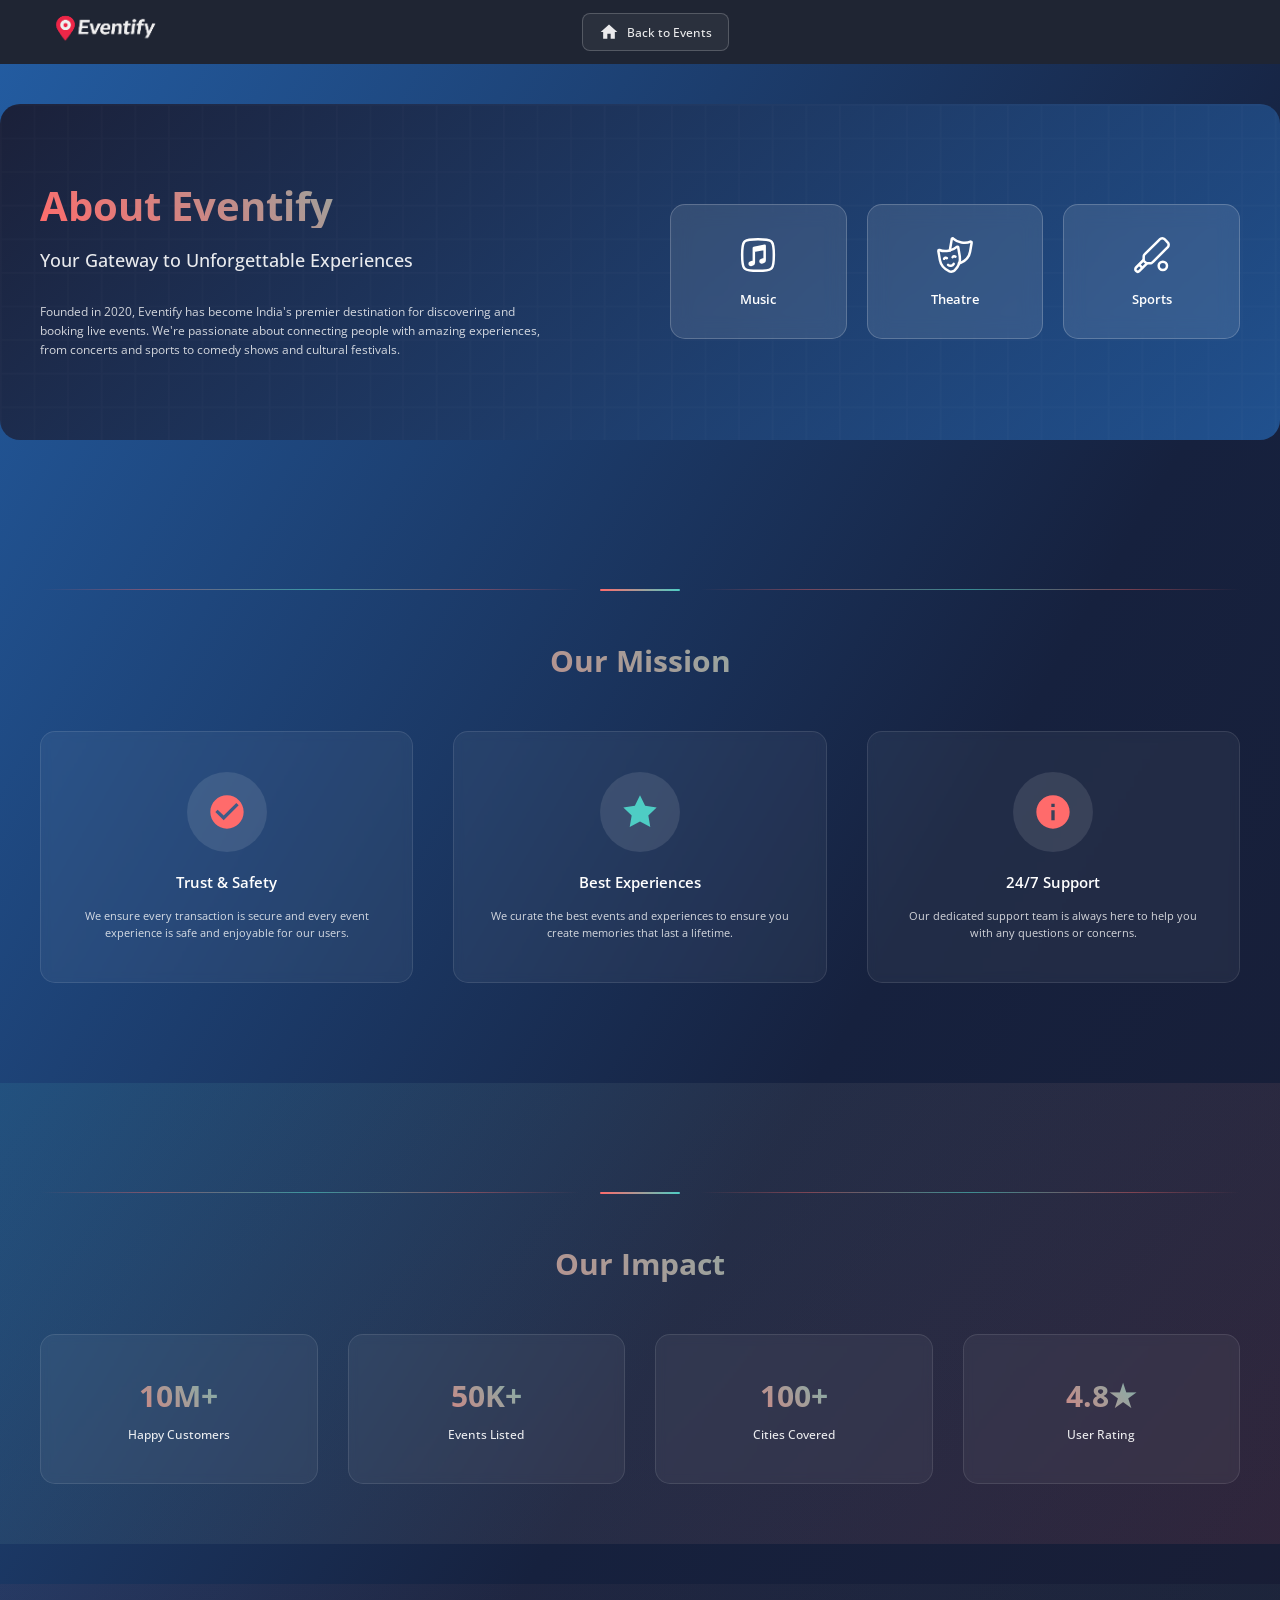
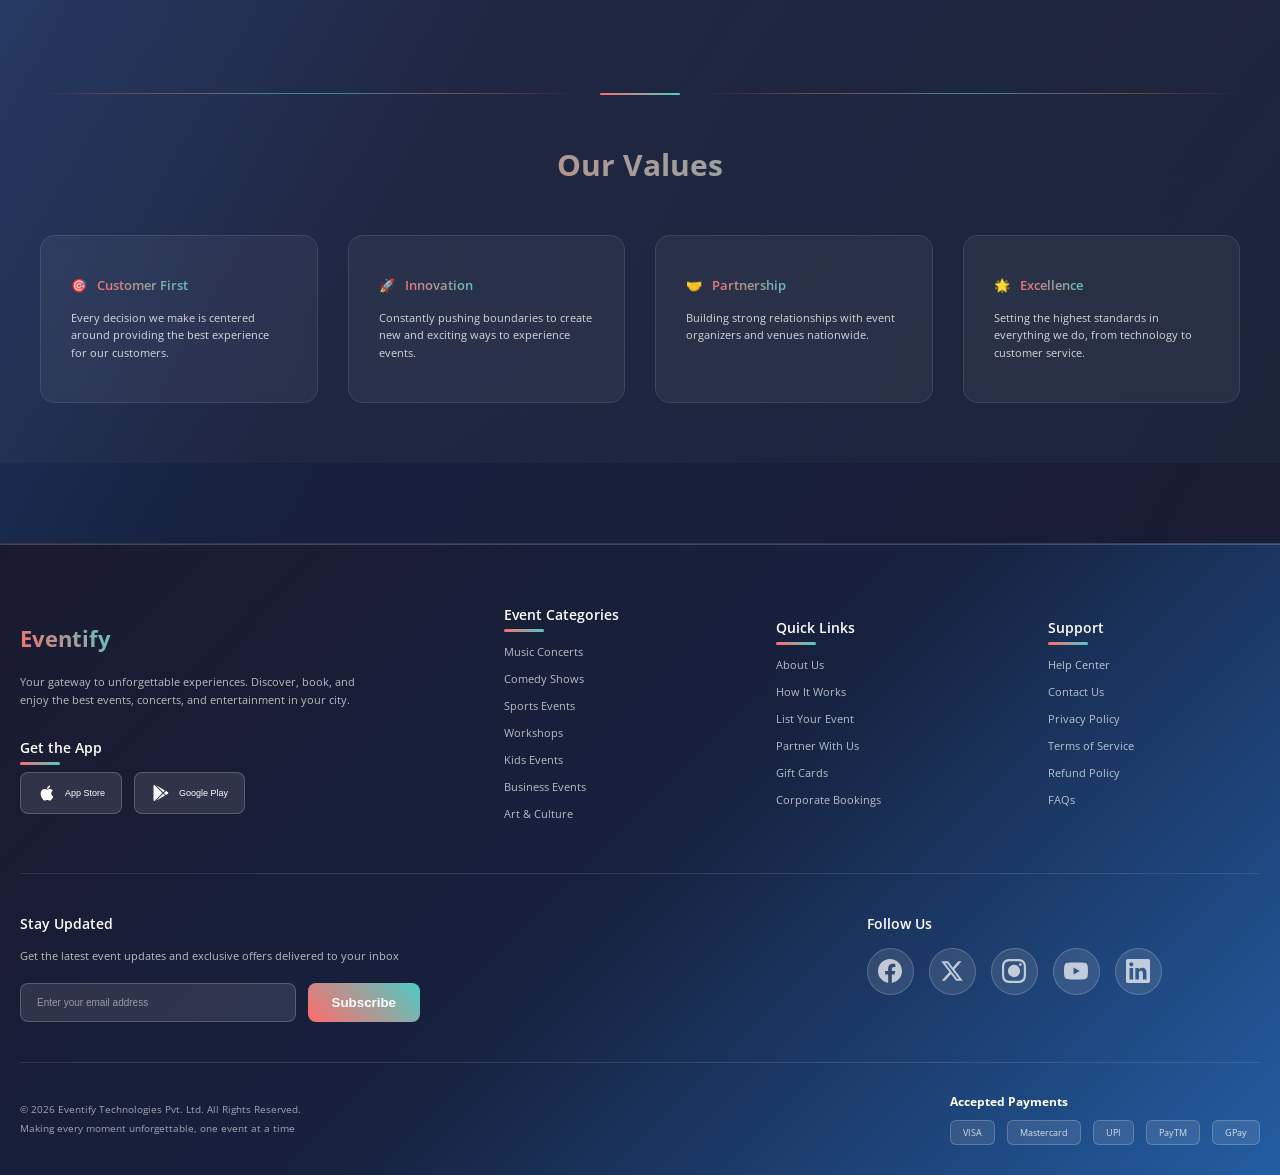
<file: about.html>
<!DOCTYPE html>
<html lang="en">

<head>
    <meta charset="UTF-8">
    <meta name="viewport" content="width=device-width, initial-scale=1.0">
    <title>About Eventify - Your Gateway to Unforgettable Experiences</title>
    <meta name="description"
        content="Learn about Eventify - India's premier event and concert booking platform. Discover our story, mission, and how we're revolutionizing the entertainment industry.">
    <link rel="stylesheet" href="CSS/style.css">
    <link rel="stylesheet" href="CSS/about.css">
    <link rel="stylesheet" href="CSS/effects.css">
    <link rel="stylesheet" href="CSS/responsive.css">
    <link rel="stylesheet" href="CSS/utility.css">
    <link rel="shortcut icon" href="Resource/img/favicon.ico" type="image/x-icon">
</head>
<style>
    .card-icon img {
        filter: invert(1);
    }
</style>

<body>
    <!-- START OF HEADER -->
    <header>
        <div class="navbar">
            <div class="navLeft">
                <div class="logo">
                    <img src="Resource/img/logo.png" alt="Eventify Logo" width="250">
                </div>
                <div class="nav-simple">
                    <a href="index.html" style="color: whtie; text-decoration: none;">
                        <svg width="20" height="20" viewBox="0 0 24 24" fill="currentColor" style="margin-right: 8px;">
                            <path d="M10 20v-6h4v6h5v-8h3L12 3 2 12h3v8z" />
                        </svg>
                        Back to Events
                    </a>
                </div>
            </div>
        </div>
    </header>
    <!-- END OF HEADER -->

    <!-- START OF MAIN -->
    <main>
        <!-- Hero Section -->
        <section class="about-hero">
            <div class="hero-content">
                <h1 class="hero-title">About Eventify</h1>
                <p class="hero-subtitle">Your Gateway to Unforgettable Experiences</p>
                <div class="hero-description">
                    <p>Founded in 2020, Eventify has become India's premier destination for discovering and booking live
                        events. We're passionate about connecting people with amazing experiences, from concerts and
                        sports to comedy shows and cultural festivals.</p>
                </div>
            </div>
            <div class="hero-visual">
                <div class="floating-card card-1">
                    <div class="card-icon"><img src="Resource/svg/music.svg" alt="image"></div>
                    <h3>Music</h3>
                </div>
                <div class="floating-card card-2">
                    <div class="card-icon"><img src="Resource/svg/theatre.svg" alt="image"></div>
                    <h3>Theatre</h3>
                </div>
                <div class="floating-card card-3">
                    <div class="card-icon"><img src="Resource/svg/sports.svg" alt="image"></div>
                    <h3>Sports</h3>
                </div>
            </div>
        </section>

        <!-- Mission Section -->
        <section class="mission-section">
            <div class="themed-divider">
                <div class="divider-line"></div>
                <div class="divider-glow"></div>
                <div class="divider-line"></div>
            </div>

            <div class="mission-content">
                <h2 class="section-title">Our Mission</h2>
                <div class="mission-grid">
                    <div class="mission-card">
                        <div class="mission-icon">
                            <svg width="40" height="40" viewBox="0 0 24 24" fill="#ff6b6b">
                                <path
                                    d="M12 2C6.48 2 2 6.48 2 12s4.48 10 10 10 10-4.48 10-10S17.52 2 12 2zm-2 15l-5-5 1.41-1.41L10 14.17l7.59-7.59L19 8l-9 9z" />
                            </svg>
                        </div>
                        <h3>Trust & Safety</h3>
                        <p>We ensure every transaction is secure and every event experience is safe and enjoyable for
                            our users.</p>
                    </div>
                    <div class="mission-card">
                        <div class="mission-icon">
                            <svg width="40" height="40" viewBox="0 0 24 24" fill="#4ecdc4">
                                <path
                                    d="M12 2l3.09 6.26L22 9.27l-5 4.87 1.18 6.88L12 17.77l-6.18 3.25L7 14.14 2 9.27l6.91-1.01L12 2z" />
                            </svg>
                        </div>
                        <h3>Best Experiences</h3>
                        <p>We curate the best events and experiences to ensure you create memories that last a lifetime.
                        </p>
                    </div>
                    <div class="mission-card">
                        <div class="mission-icon">
                            <svg width="40" height="40" viewBox="0 0 24 24" fill="#ff6b6b">
                                <path
                                    d="M12 2C6.48 2 2 6.48 2 12s4.48 10 10 10 10-4.48 10-10S17.52 2 12 2zm1 15h-2v-6h2v6zm0-8h-2V7h2v2z" />
                            </svg>
                        </div>
                        <h3>24/7 Support</h3>
                        <p>Our dedicated support team is always here to help you with any questions or concerns.</p>
                    </div>
                </div>
            </div>
        </section>

        <!-- Stats Section -->
        <section class="stats-section">
            <div class="themed-divider">
                <div class="divider-line"></div>
                <div class="divider-glow"></div>
                <div class="divider-line"></div>
            </div>

            <h2 class="section-title">Our Impact</h2>
            <div class="stats-grid">
                <div class="stat-card">
                    <div class="stat-number">10M+</div>
                    <div class="stat-label">Happy Customers</div>
                </div>
                <div class="stat-card">
                    <div class="stat-number">50K+</div>
                    <div class="stat-label">Events Listed</div>
                </div>
                <div class="stat-card">
                    <div class="stat-number">100+</div>
                    <div class="stat-label">Cities Covered</div>
                </div>
                <div class="stat-card">
                    <div class="stat-number">4.8★</div>
                    <div class="stat-label">User Rating</div>
                </div>
            </div>
        </section>

        <!-- Values Section -->
        <section class="values-section">
            <div class="themed-divider">
                <div class="divider-line"></div>
                <div class="divider-glow"></div>
                <div class="divider-line"></div>
            </div>

            <h2 class="section-title">Our Values</h2>
            <div class="values-grid">
                <div class="value-item">
                    <h3>🎯 <span>Customer First</span></h3>
                    <p>Every decision we make is centered around providing the best experience for our customers.</p>
                </div>
                <div class="value-item">
                    <h3>🚀 <span>Innovation</span></h3>
                    <p>Constantly pushing boundaries to create new and exciting ways to experience events.</p>
                </div>
                <div class="value-item">
                    <h3>🤝 <span>Partnership</span></h3>
                    <p>Building strong relationships with event organizers and venues nationwide.</p>
                </div>
                <div class="value-item">
                    <h3>🌟 <span>Excellence</span></h3>
                    <p>Setting the highest standards in everything we do, from technology to customer service.</p>
                </div>
            </div>
        </section>
    </main>
    <!-- END OF MAIN -->

    <!-- Footer -->
    <footer>
        <hr style="opacity: .2;">
        <div class="footer-container">
            <!-- Main Footer Content -->
            <div class="footer-main">
                <!-- Company Info -->
                <div class="footer-section company-info">
                    <div class="footer-logo">
                        <h3>Eventify</h3>
                    </div>
                    <p>Your gateway to unforgettable experiences. Discover, book, and enjoy the best events, concerts,
                        and entertainment in your city.</p>
                    <div class="app-download">
                        <h4>Get the App</h4>
                        <div class="app-buttons">
                            <button class="app-btn">
                                <svg width="20" height="20" viewBox="0 0 24 24" fill="currentColor">
                                    <path
                                        d="M17.05 20.28c-.98.95-2.05.8-3.08.35-1.09-.46-2.09-.48-3.24 0-1.44.62-2.2.44-3.06-.35C2.79 15.25 3.51 7.59 9.05 7.31c1.35.07 2.29.74 3.08.8 1.18-.24 2.31-.93 3.57-.84 1.51.12 2.65.72 3.4 1.8-3.12 1.87-2.38 5.98.48 7.13-.57 1.5-1.31 2.99-2.54 4.09l.01-.01zM12.03 7.25c-.15-2.23 1.66-4.07 3.74-4.25.29 2.58-2.34 4.5-3.74 4.25z" />
                                </svg>
                                App Store
                            </button>
                            <button class="app-btn">
                                <svg width="20" height="20" viewBox="0 0 24 24" fill="currentColor">
                                    <path
                                        d="M3,20.5V3.5C3,2.91 3.34,2.39 3.84,2.15L13.69,12L3.84,21.85C3.34,21.61 3,21.09 3,20.5M16.81,15.12L6.05,21.34L14.54,12.85L16.81,15.12M20.16,10.81C20.5,11.08 20.75,11.5 20.75,12C20.75,12.5 20.53,12.9 20.18,13.18L17.89,14.5L15.39,12L17.89,9.5L20.16,10.81M6.05,2.66L16.81,8.88L14.54,11.15L6.05,2.66Z" />
                                </svg>
                                Google Play
                            </button>
                        </div>
                    </div>
                </div>

                <!-- Event Categories -->
                <div class="footer-section">
                    <h4>Event Categories</h4>
                    <ul>
                        <li><a href="#">Music Concerts</a></li>
                        <li><a href="#">Comedy Shows</a></li>
                        <li><a href="#">Sports Events</a></li>
                        <li><a href="#">Workshops</a></li>
                        <li><a href="#">Kids Events</a></li>
                        <li><a href="#">Business Events</a></li>
                        <li><a href="#">Art & Culture</a></li>
                    </ul>
                </div>

                <!-- Quick Links -->
                <div class="footer-section">
                    <h4>Quick Links</h4>
                    <ul>
                        <li><a href="#">About Us</a></li>
                        <li><a href="#">How It Works</a></li>
                        <li><a href="#">List Your Event</a></li>
                        <li><a href="#">Partner With Us</a></li>
                        <li><a href="#">Gift Cards</a></li>
                        <li><a href="#">Corporate Bookings</a></li>
                    </ul>
                </div>

                <!-- Support -->
                <div class="footer-section">
                    <h4>Support</h4>
                    <ul>
                        <li><a href="#">Help Center</a></li>
                        <li><a href="support.html">Contact Us</a></li>
                        <li><a href="#">Privacy Policy</a></li>
                        <li><a href="#">Terms of Service</a></li>
                        <li><a href="#">Refund Policy</a></li>
                        <li><a href="#">FAQs</a></li>
                    </ul>
                </div>
            </div>

            <!-- Newsletter & Social -->
            <div class="footer-subscribe">
                <div class="newsletter">
                    <h4>Stay Updated</h4>
                    <p>Get the latest event updates and exclusive offers delivered to your inbox</p>
                    <div class="subscribe-form">
                        <input type="email" placeholder="Enter your email address">
                        <button type="button" class="subscribe-btn">Subscribe</button>
                    </div>
                </div>

                <div class="social-section">
                    <h4>Follow Us</h4>
                    <div class="social-icons">
                        <a href="https://www.facebook.com" class="social-icon facebook">
                            <svg width="24" height="24" viewBox="0 0 24 24" fill="currentColor">
                                <path
                                    d="M24 12.073c0-6.627-5.373-12-12-12s-12 5.373-12 12c0 5.99 4.388 10.954 10.125 11.854v-8.385H7.078v-3.47h3.047V9.43c0-3.007 1.792-4.669 4.533-4.669 1.312 0 2.686.235 2.686.235v2.953H15.83c-1.491 0-1.956.925-1.956 1.874v2.25h3.328l-.532 3.47h-2.796v8.385C19.612 23.027 24 18.062 24 12.073z" />
                            </svg>
                        </a>
                        <a href="https://www.x.com" class="social-icon twitter">
                            <svg width="24" height="24" viewBox="0 0 24 24" fill="currentColor">
                                <path
                                    d="M18.244 2.25h3.308l-7.227 8.26 8.502 11.24H16.17l-5.214-6.817L4.99 21.75H1.68l7.73-8.835L1.254 2.25H8.08l4.713 6.231zm-1.161 17.52h1.833L7.084 4.126H5.117z" />
                            </svg>
                        </a>
                        <a href="https://www.instagram.com" class="social-icon instagram">
                            <svg width="24" height="24" viewBox="0 0 24 24" fill="currentColor">
                                <path
                                    d="M12 2.163c3.204 0 3.584.012 4.85.07 3.252.148 4.771 1.691 4.919 4.919.058 1.265.069 1.645.069 4.849 0 3.205-.012 3.584-.069 4.849-.149 3.225-1.664 4.771-4.919 4.919-1.266.058-1.644.07-4.85.07-3.204 0-3.584-.012-4.849-.07-3.26-.149-4.771-1.699-4.919-4.92-.058-1.265-.07-1.644-.07-4.849 0-3.204.013-3.583.07-4.849.149-3.227 1.664-4.771 4.919-4.919 1.266-.057 1.645-.069 4.849-.069zm0-2.163c-3.259 0-3.667.014-4.947.072-4.358.2-6.78 2.618-6.98 6.98-.059 1.281-.073 1.689-.073 4.948 0 3.259.014 3.668.072 4.948.2 4.358 2.618 6.78 6.98 6.98 1.281.058 1.689.072 4.948.072 3.259 0 3.668-.014 4.948-.072 4.354-.2 6.782-2.618 6.979-6.98.059-1.28.073-1.689.073-4.948 0-3.259-.014-3.667-.072-4.947-.196-4.354-2.617-6.78-6.979-6.98-1.281-.059-1.69-.073-4.949-.073zM5.838 12a6.162 6.162 0 1112.324 0 6.162 6.162 0 01-12.324 0zM12 16a4 4 0 110-8 4 4 0 010 8zm4.965-10.405a1.44 1.44 0 112.881.001 1.44 1.44 0 01-2.881-.001z" />
                            </svg>
                        </a>
                        <a href="https://www.youtube.com" class="social-icon youtube">
                            <svg width="24" height="24" viewBox="0 0 24 24" fill="currentColor">
                                <path
                                    d="M23.498 6.186a3.016 3.016 0 0 0-2.122-2.136C19.505 3.545 12 3.545 12 3.545s-7.505 0-9.377.505A3.017 3.017 0 0 0 .502 6.186C0 8.07 0 12 0 12s0 3.93.502 5.814a3.016 3.016 0 0 0 2.122 2.136c1.871.505 9.376.505 9.376.505s7.505 0 9.377-.505a3.015 3.015 0 0 0 2.122-2.136C24 15.93 24 12 24 12s0-3.93-.502-5.814zM9.545 15.568V8.432L15.818 12l-6.273 3.568z" />
                            </svg>
                        </a>
                        <a href="https://www.linkedin.com" class="social-icon linkedin">
                            <svg width="24" height="24" viewBox="0 0 24 24" fill="currentColor">
                                <path
                                    d="M20.447 20.452h-3.554v-5.569c0-1.328-.027-3.037-1.852-3.037-1.853 0-2.136 1.445-2.136 2.939v5.667H9.351V9h3.414v1.561h.046c.477-.9 1.637-1.85 3.37-1.85 3.601 0 4.267 2.37 4.267 5.455v6.286zM5.337 7.433c-1.144 0-2.063-.926-2.063-2.065 0-1.138.92-2.063 2.063-2.063 1.14 0 2.064.925 2.064 2.063 0 1.139-.925 2.065-2.064 2.065zm1.782 13.019H3.555V9h3.564v11.452zM22.225 0H1.771C.792 0 0 .774 0 1.729v20.542C0 23.227.792 24 1.771 24h20.451C23.2 24 24 23.227 24 22.271V1.729C24 .774 23.2 0 22.222 0h.003z" />
                            </svg>
                        </a>
                    </div>
                </div>
            </div>

            <!-- Footer Bottom -->
            <div class="footer-bottom">
                <div class="footer-bottom-content">
                    <div class="copyright">
                        <p>&copy; 2026 Eventify Technologies Pvt. Ltd. All Rights Reserved.</p>
                        <p>Making every moment unforgettable, one event at a time</p>
                    </div>
                    <div class="payment-methods">
                        <h4>Accepted Payments</h4>
                        <div class="payment-icons">
                            <span class="payment">VISA</span>
                            <span class="payment">Mastercard</span>
                            <span class="payment">UPI</span>
                            <span class="payment">PayTM</span>
                            <span class="payment">GPay</span>
                        </div>
                    </div>
                </div>
            </div>
        </div>
    </footer>

    <!-- Scripts -->
    <script src="JavaScript/script.js"></script>
</body>

</html>
</file>
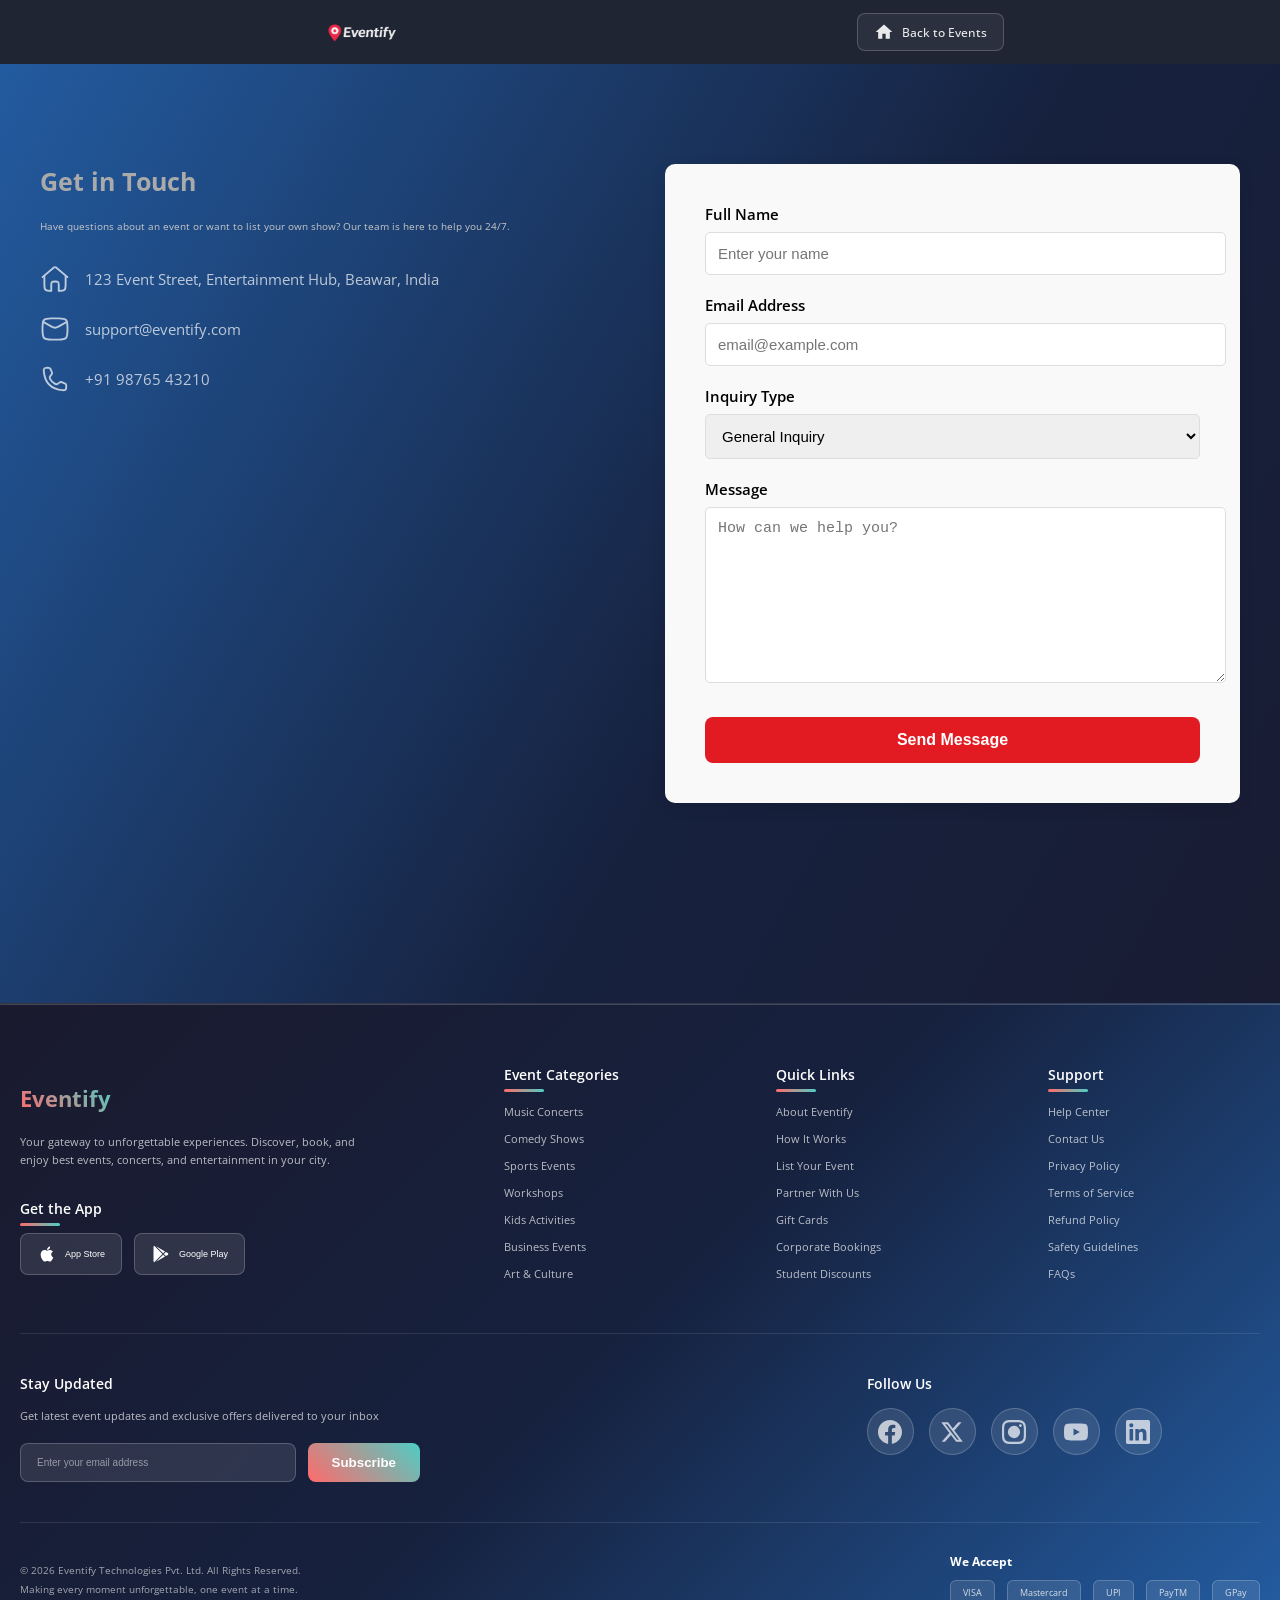
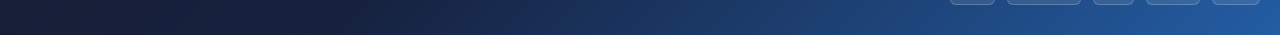
<file: support.html>
<!DOCTYPE html>
<html lang="en">

<head>
    <meta charset="UTF-8">
    <meta name="viewport" content="width=device-width, initial-scale=1.0">
    <title>Support – Eventify</title>
    <link rel="stylesheet" href="CSS/style.css">
    <link rel="stylesheet" href="CSS/support.css">
    <link rel="stylesheet" href="CSS/effects.css">
    <link rel="stylesheet" href="CSS/responsive.css">
    <link rel="stylesheet" href="CSS/about.css">
    <link rel="shortcut icon" href="Resource/img/favicon.ico" type="image/x-icon">
    <!-- Specific CSS for Support Page -->
</head>

<body>
    <header>
        <nav class="navbar" id="nav">
            <a href="index.html"><img src="Resource/img/logo.png" alt="logo" width="170"></a>
            <div class="nav-simple">
                <a href="index.html" style="color: whtie; text-decoration: none;">
                    <svg width="20" height="20" viewBox="0 0 24 24" fill="currentColor" style="margin-right: 8px;">
                        <path d="M10 20v-6h4v6h5v-8h3L12 3 2 12h3v8z" />
                    </svg>
                    Back to Events
                </a>
            </div>
        </nav>

    </header>

    <main>
        <div class="support-container">
            <!-- Left Side: Support Information -->
            <div class="support-info">
                <h2>Get in Touch</h2>
                <p>Have questions about an event or want to list your own show? Our team is here to help you 24/7.</p>

                <div class="info-details">
                    <div class="info-item">
                        <img src="Resource/svg/home.svg" alt="icon">
                        <span>123 Event Street, Entertainment Hub, Beawar, India</span>
                    </div>
                    <div class="info-item">
                        <img src="Resource/svg/email.svg" icon">
                        <span>support@eventify.com</span>
                    </div>
                    <div class="info-item">
                        <img src="Resource/svg/call.svg" alt="icon">
                        <span>+91 98765 43210</span>
                    </div>
                </div>
            </div>

            <!-- Right Side: Support Form -->
            <div class="support-form">
                <form id="supportForm">
                    <div class="form-group">
                        <label>Full Name</label>
                        <input type="text" class="form-input" placeholder="Enter your name" required>
                    </div>
                    <div class="form-group">
                        <label>Email Address</label>
                        <input type="email" class="form-input" placeholder="email@example.com" required>
                    </div>
                    <div class="form-group">
                        <label>Inquiry Type</label>
                        <select class="form-input">
                            <option>General Inquiry</option>
                            <option>List My Show</option>
                            <option>Ticket Support</option>
                            <option>Partnership</option>
                        </select>
                    </div>
                    <div class="form-group">
                        <label>Message</label>
                        <textarea class="form-input" placeholder="How can we help you?"></textarea>
                    </div>
                    <button type="submit" class="primary-btn" style="width: 100%;">Send Message</button>
                </form>
            </div>
        </div>
    </main>

    <footer>
        <hr style="opacity: .2;">
        <div class="footer-container">
            <!-- Main Footer Content -->
            <div class="footer-main">
                <!-- Company Info -->
                <div class="footer-section company-info">
                    <div class="footer-logo">
                        <h3>Eventify</h3>
                    </div>
                    <p>Your gateway to unforgettable experiences. Discover, book, and enjoy best events, concerts,
                        and entertainment in your city.</p>
                    <div class="app-download">
                        <h4>Get the App</h4>
                        <div class="app-buttons">
                            <button class="app-btn">
                                <svg width="20" height="20" viewBox="0 0 24 24" fill="currentColor">
                                    <path
                                        d="M17.05 20.28c-.98.95-2.05.8-3.08.35-1.09-.46-2.09-.48-3.24 0-1.44.62-2.2.44-3.06-.35C2.79 15.25 3.51 7.59 9.05 7.31c1.35.07 2.29.74 3.08.8 1.18-.24 2.31-.93 3.57-.84 1.51.12 2.65.72 3.4 1.8-3.12 1.87-2.38 5.98.48 7.13-.57 1.5-1.31 2.99-2.54 4.09l.01-.01zM12.03 7.25c-.15-2.23 1.66-4.07 3.74-4.25.29 2.58-2.34 4.5-3.74 4.25z" />
                                </svg>
                                App Store
                            </button>
                            <button class="app-btn">
                                <svg width="20" height="20" viewBox="0 0 24 24" fill="currentColor">
                                    <path
                                        d="M3,20.5V3.5C3,2.91 3.34,2.39 3.84,2.15L13.69,12L3.84,21.85C3.34,21.61 3,21.09 3,20.5M16.81,15.12L6.05,21.34L14.54,12.85L16.81,15.12M20.16,10.81C20.5,11.08 20.75,11.5 20.75,12C20.75,12.5 20.53,12.9 20.18,13.18L17.89,14.5L15.39,12L17.89,9.5L20.16,10.81M6.05,2.66L16.81,8.88L14.54,11.15L6.05,2.66Z" />
                                </svg>
                                Google Play
                            </button>
                        </div>
                    </div>
                </div>

                <!-- Event Categories -->
                <div class="footer-section">
                    <h4>Event Categories</h4>
                    <ul>
                        <li><a href="#">Music Concerts</a></li>
                        <li><a href="#">Comedy Shows</a></li>
                        <li><a href="#">Sports Events</a></li>
                        <li><a href="#">Workshops</a></li>
                        <li><a href="#">Kids Activities</a></li>
                        <li><a href="#">Business Events</a></li>
                        <li><a href="#">Art & Culture</a></li>
                    </ul>
                </div>

                <!-- Quick Links -->
                <div class="footer-section">
                    <h4>Quick Links</h4>
                    <ul>
                        <li><a href="#">About Eventify</a></li>
                        <li><a href="#">How It Works</a></li>
                        <li><a href="#">List Your Event</a></li>
                        <li><a href="#">Partner With Us</a></li>
                        <li><a href="#">Gift Cards</a></li>
                        <li><a href="#">Corporate Bookings</a></li>
                        <li><a href="#">Student Discounts</a></li>
                    </ul>
                </div>

                <!-- Support -->
                <div class="footer-section">
                    <h4>Support</h4>
                    <ul>
                        <li><a href="#">Help Center</a></li>
                        <li><a href="#">Contact Us</a></li>
                        <li><a href="#">Privacy Policy</a></li>
                        <li><a href="#">Terms of Service</a></li>
                        <li><a href="#">Refund Policy</a></li>
                        <li><a href="#">Safety Guidelines</a></li>
                        <li><a href="#">FAQs</a></li>
                    </ul>
                </div>
            </div>

            <!-- Newsletter & Social -->
            <div class="footer-subscribe">
                <div class="newsletter">
                    <h4>Stay Updated</h4>
                    <p>Get latest event updates and exclusive offers delivered to your inbox</p>
                    <div class="subscribe-form">
                        <input type="email" placeholder="Enter your email address">
                        <button type="button" class="subscribe-btn">Subscribe</button>
                    </div>
                </div>

                <div class="social-section">
                    <h4>Follow Us</h4>
                    <div class="social-icons">
                        <a href="https://www.facebook.com" class="social-icon facebook">
                            <svg width="24" height="24" viewBox="0 0 24 24" fill="currentColor">
                                <path
                                    d="M24 12.073c0-6.627-5.373-12-12-12s-12 5.373-12 12c0 5.99 4.388 10.954 10.125 11.854v-8.385H7.078v-3.47h3.047V9.43c0-3.007 1.792-4.669 4.533-4.669 1.312 0 2.686.235 2.686.235v2.953H15.83c-1.491 0-1.956.925-1.956 1.874v2.25h3.328l-.532 3.47h-2.796v8.385C19.612 23.027 24 18.062 24 12.073z" />
                            </svg>
                        </a>
                        <a href="https://www.x.com" class="social-icon twitter">
                            <svg width="24" height="24" viewBox="0 0 24 24" fill="currentColor">
                                <path
                                    d="M18.244 2.25h3.308l-7.227 8.26 8.502 11.24H16.17l-5.214-6.817L4.99 21.75H1.68l7.73-8.835L1.254 2.25H8.08l4.713 6.231zm-1.161 17.52h1.833L7.084 4.126H5.117z" />
                            </svg>
                        </a>
                        <a href="https://www.instagram.com" class="social-icon instagram">
                            <svg width="24" height="24" viewBox="0 0 24 24" fill="currentColor">
                                <path
                                    d="M12 2.163c3.204 0 3.584.012 4.85.07 3.252.148 4.771 1.691 4.919 4.919.058 1.265.069 1.645.069 4.849 0 3.205-.012 3.584-.069 4.849-.149 3.225-1.664 4.771-4.919 4.919-1.266.058-1.644.07-4.85.07-3.204 0-3.584-.012-4.849-.07-3.26-.149-4.771-1.699-4.919-4.92-.058-1.265-.07-1.644-.07-4.849 0-3.204.013-3.583.07-4.849.149-3.227 1.664-4.771 4.919-4.919 1.266-.057 1.645-.069 4.849-.069zm0-2.163c-3.259 0-3.667.014-4.947.072-4.358.2-6.78 2.618-6.98 6.98-.059 1.281-.073 1.689-.073 4.948 0 3.259.014 3.668.072 4.948.2 4.358 2.618 6.78 6.98 6.98 1.281.058 1.689.072 4.948.072 3.259 0 3.668-.014 4.948-.072 4.354-.2 6.782-2.618 6.979-6.98.059-1.28.073-1.689.073-4.948 0-3.259-.014-3.667-.072-4.947-.196-4.354-2.617-6.78-6.979-6.98-1.281-.059-1.69-.073-4.949-.073zM5.838 12a6.162 6.162 0 1112.324 0 6.162 6.162 0 01-12.324 0zM12 16a4 4 0 110-8 4 4 0 010 8zm4.965-10.405a1.44 1.44 0 112.881.001 1.44 1.44 0 01-2.881-.001z" />
                            </svg>
                        </a>
                        <a href="https://www.youtube.com" class="social-icon youtube">
                            <svg width="24" height="24" viewBox="0 0 24 24" fill="currentColor">
                                <path
                                    d="M23.498 6.186a3.016 3.016 0 0 0-2.122-2.136C19.505 3.545 12 3.545 12 3.545s-7.505 0-9.377.505A3.017 3.017 0 0 0 .502 6.186C0 8.07 0 12 0 12s0 3.93.502 5.814a3.016 3.016 0 0 0 2.122 2.136c1.871.505 9.376.505 9.376.505s7.505 0 9.377-.505a3.015 3.015 0 0 0 2.122-2.136C24 15.93 24 12 24 12s0-3.93-.502-5.814zM9.545 15.568V8.432L15.818 12l-6.273 3.568z" />
                            </svg>
                        </a>
                        <a href="https://www.linkedin.com" class="social-icon linkedin">
                            <svg width="24" height="24" viewBox="0 0 24 24" fill="currentColor">
                                <path
                                    d="M20.447 20.452h-3.554v-5.569c0-1.328-.027-3.037-1.852-3.037-1.853 0-2.136 1.445-2.136 2.939v5.667H9.351V9h3.414v1.561h.046c.477-.9 1.637-1.85 3.37-1.85 3.601 0 4.267 2.37 4.267 5.455v6.286zM5.337 7.433c-1.144 0-2.063-.926-2.063-2.065 0-1.138.92-2.063 2.063-2.063 1.14 0 2.064.925 2.064 2.063 0 1.139-.925 2.065-2.064 2.065zm1.782 13.019H3.555V9h3.564v11.452zM22.225 0H1.771C.792 0 0 .774 0 1.729v20.542C0 23.227.792 24 1.771 24h20.451C23.2 24 24 23.227 24 22.271V1.729C24 .774 23.2 0 22.222 0h.003z" />
                            </svg>
                        </a>
                    </div>
                </div>
            </div>

            <!-- Bottom Bar -->
            <div class="footer-bottom">
                <div class="footer-bottom-content">
                    <div class="copyright">
                        <p>&copy; 2026 Eventify Technologies Pvt. Ltd. All Rights Reserved.</p>
                        <p>Making every moment unforgettable, one event at a time.</p>
                    </div>
                    <div class="payment-methods">
                        <h4>We Accept</h4>
                        <div class="payment-icons">
                            <span class="payment">VISA</span>
                            <span class="payment">Mastercard</span>
                            <span class="payment">UPI</span>
                            <span class="payment">PayTM</span>
                            <span class="payment">GPay</span>
                        </div>
                    </div>
                </div>
            </div>
        </div>
    </footer>
</body>

</html>
</file>
<file: CSS/style.css>
@import url(https://fonts.googleapis.com/css2?family=Open+Sans&display=swap);

@import url(https://fonts.googleapis.com/css2?family=Barlow&family=Montserrat:wght@500&display=swap);



.navLine ul li,

.select-state {

    color: rgba(255, 255, 255, .788);

}



* {

    margin: 0;

    padding: 0;

    --search-border-color: rgba(255, 255, 255, 0.219);

}



::-webkit-scrollbar {

    width: 4px;

}



::-webkit-scrollbar-thumb {

    background: rgb(247, 28, 119);

    border-radius: 10px;

}



html {

    font-size: 62.5%;

    font-family: 'Open Sans', sans-serif;

    scroll-behavior: smooth;

}



body {

    background: linear-gradient(300deg, #1a1a2e 0, #16213e 50%, #235da3 100%);
    /* background: #1a1a2e; */

}



.themed-divider {

    display: flex;

    align-items: center;

    justify-content: center;

    margin: 40px 0;

    position: relative;

    height: 20px;

}



.divider-line {

    flex: 1;

    height: 1px;

    background: linear-gradient(90deg,

            transparent 0%,

            rgba(255, 107, 107, 0.4) 20%,

            rgba(78, 205, 196, 0.6) 50%,

            rgba(255, 107, 107, 0.4) 80%,

            transparent 100%);

}



.divider-glow {

    width: 80px;

    height: 2px;

    background: linear-gradient(90deg, #ff6b6b, #4ecdc4);

    margin: 0 20px;

    border-radius: 1px;

}



.themed-divider:nth-child(even) .divider-line {

    background: linear-gradient(90deg,

            transparent 0%,

            rgba(78, 205, 196, 0.4) 20%,

            rgba(255, 107, 107, 0.6) 50%,

            rgba(78, 205, 196, 0.4) 80%,

            transparent 100%);

}



.themed-divider:nth-child(even) .divider-glow {

    background: linear-gradient(90deg, #4ecdc4, #ff6b6b);

}



.line {

    border: none;

    height: 0;

}



.line-gap {

    margin: 0;

}



header {

    position: sticky;

    top: 0;

    z-index: 999;

}





.navbar {

    height: 64px;

    background: #1f2533;



}



.navLeft {

    height: 64px;

    display: flex;

    justify-content: center;

    align-items: center;

}





.logo {

    height: 120px;

}



.logo img {

    cursor: pointer;

    position: absolute;

    top: -50px;

    left: -21px;

}



.search-area {

    display: flex;

    /* gap: 1px; */

}



#search {

    height: 40px;

    width: 450px;

    border-radius: 20px 0 0 20px;

    border: 0;

    padding: 0 20px;

    font-size: 14px;

    color: white;

    background-color: #22222272;

    font-family: 'Open Sans', Arial, Helvetica, sans-serif;

    border-top: 1px solid var(--search-border-color);

    border-left: 1px solid var(--search-border-color);

    border-bottom: 1px solid var(--search-border-color);

    border-right: 1px solid var(--search-border-color);



}



#search:focus {

    outline: none;

    border: 1px solid #3874f4;

}



.search-btn {
    background-color: #22222272;

    height: 40px;

    width: 50px;

    border: none;

    border-radius: 0 20px 20px 0;

    cursor: pointer;

    display: flex;

    align-items: center;

    justify-content: center;

    border-top: 1px solid var(--search-border-color);

    border-right: 1px solid var(--search-border-color);

    border-bottom: 1px solid var(--search-border-color);

}



.rightLine,

.state {

    margin-left: 15vw

}



.select-state {

    background: none;

    border: none;

    cursor: pointer;

    transition: color .3s ease-out;

}





.select-state option {

    color: rgb(241, 241, 241);

    background-color: #000000e3;

}



.sg-btn {

    background-color: #f4385d;

    color: #fff;

    border: 0;

    height: 25px;

    width: 70px;

    border-radius: 5px;

    margin-left: 3vw;

    cursor: pointer

}



.sg-user-name {

    display: none;

    color: #fff;

    margin-left: 30px;

    font-size: 1.4rem;

}





.modal-overlay {

    display: none;

    position: fixed;

    top: 0;

    left: 0;

    width: 100%;

    height: 100%;

    z-index: 9999;

    justify-content: center;

    align-items: center;

    backdrop-filter: blur(4px);

}



.auth-box {

    height: 570px;

    width: 450px;

    background: white;

    padding: 40px;

    border-radius: 15px;

    position: relative;

    box-sizing: border-box;

    display: flex;

    flex-direction: column;

    box-shadow: 0 15px 35px rgba(0, 0, 0, 0.2);

    transition: height 5s ease;

}







.section1>h3 {

    margin: 0;

    font-size: 20px;

    color: #ffffffab;

    text-align: center;

}



.auth-title {

    text-align: center;

    font-size: 24px;

    font-weight: 600;

    color: #333;

    margin-bottom: 10px;

}



.subtitle {

    margin: 5px 0 25px;

    font-size: 14px;

    color: #666;

    text-align: center;

}



.input-group {

    margin-bottom: 15px;

    text-align: left;

}



.input-group label {

    display: block;

    font-size: 12px;

    font-weight: 600;

    margin-bottom: 5px;

    color: #333;

}



.email-icon-label {

    display: flex;

}



.email-icon-label>:first-child {

    margin-right: 5px;

}



.email-icon-label label {

    margin-top: 3px;

}





.auth-input {

    width: 100%;

    padding: 12px;

    border: 1px solid #ddd;

    border-radius: 8px;

    font-size: 14px;

    box-sizing: border-box;

    outline: none;

    transition: border 0.3s;

}



.auth-input:focus {

    border-color: #e21b22;

}



.input-spacer {

    height: 62px;

}



.primary-btn {

    width: 100%;

    padding: 14px;

    background: #e21b22;

    color: white;

    border: none;

    border-radius: 8px;

    font-weight: bold;

    font-size: 16px;

    cursor: pointer;

    margin-top: 10px;

}



.switch-text {

    text-align: center;

    margin-top: auto;

    font-size: 14px;

    color: #444;

    margin-top: 25px;

}



.switch-text span {

    color: #e21b22;

    font-weight: bold;

    cursor: pointer;

    text-decoration: underline;

}



.close-modal {

    position: absolute;

    right: 15px;

    top: 10px;

    font-size: 24px;

    cursor: pointer;

    color: #999;

}



/* The Animation Keyframes */

@keyframes fadeInUp {

    from {

        opacity: 0;

        transform: translateY(15px);

    }



    to {

        opacity: 1;

        transform: translateY(0);

    }

}



/* This class will be applied to the views */

.animate-view {

    animation: fadeInUp 0.4s ease-out forwards;

}



/* Ensure the auth-box handles the transition smoothly */

.auth-box {

    overflow: hidden;

    /* Prevents content from leaking during animation */

    transition: all 0.3s ease;

}



.booking-box {

    height: auto;

    width: 450px;

    background: white;

    padding: 30px 40px 35px;

    border-radius: 15px;

    position: relative;

    box-sizing: border-box;

    display: flex;

    flex-direction: column;

    box-shadow: 0 15px 35px rgba(0, 0, 0, 0.2);

    animation: fadeInUp .3s ease forwards;

}







.box img,

.movies-images img {

    border-radius: 10px;

    cursor: pointer

}



.navLine,

.navLine ul {

    display: flex;

    height: 40px

}



ul li {

    position: relative;

}



ul li::after {

    content: "";

    position: absolute;

    left: 0;

    bottom: -3px;

    width: 0;

    height: 2px;

    background-color: rgba(255, 255, 255, 0.609);

    transition: width 0.3s ease;

}



ul li:hover::after {

    width: 100%;

}



.navLine {

    background: #2d364b;

    color: #fff;

    justify-content: center;

    font-size: 1.2rem;

}



.navLine ul {

    cursor: pointer;

    align-items: center

}





footer .section1,

footer .section2,

footer .section3,

footer .section4 {

    background-color: #313035

}



.navLine ul li {

    list-style: none;

    margin: 0 10px;

    flex-shrink: 0;

    font-size: 1.3rem;

    transition: color 0.3s ease;

    position: relative;

}



.mobile-nav-links {

    display: none;

    flex-direction: column;

    margin-top: 10px;

    gap: 5px;

    margin-left: 20px;

    align-items: flex-start;

}



.mobile-nav-links a {

    color: white;

    text-decoration: none;

    font-size: 1.7rem;

}



.eventify-banner,

.stream-img {

    display: flex;

    justify-content: center;

}





.eventify-banner img {

    object-fit: cover;

    object-position: top;

    box-shadow: 0px 0px 100px 1px rgba(255, 255, 255, 0.13);

}



.stream-img img {

    object-fit: cover;

    object-position: left;

}



.eventify-banner img,

.stream-img img {

    height: 100px;

    width: 1280px;

    border-radius: 5px;

}



.poster {

    margin: 10px 15px;

    cursor: pointer

}



.poster .ps-img {

    border-radius: 5px;

    object-fit: cover;

}



;



.movies-images .pink-pre {

    border-bottom-left-radius: 8px;

    position: absolute

}



.eventify-banner,

.stream-img {

    margin-top: 40px;

    cursor: pointer

}



.heading,

.movies-images {

    display: flex;

    justify-content: center;

    flex-wrap: wrap;

}



.heading {

    font-size: 23px;

    font-weight: 700;

    color: rgba(255, 255, 255, 0.719);

    margin-top: 40px;

}



.movies-images {

    margin-top: 10px;

}



.movies-images img {

    height: 360px;

    width: 230px;

    margin: 0 15px

}



.movies-images .movie {

    margin-bottom: 30px;

}



.movie1,

.movie2,

.movie3,

.movie4,

.movie5 {

    position: relative;

    display: flex;

    justify-content: center;

    flex-direction: column;

    align-items: center;

    width: 260px;

}





.title {

    font-size: 1.6rem;

    color: #333;

    margin-top: 10px;

}



.type {

    color: rgba(51, 51, 51, .781);

    font-size: 1.5rem;

    bottom: -58px

}





.stream-img img {

    margin-top: 10px;

    filter: invert(1);

    border-radius: 10px;

    object-fit: cover;

}



.box-heading {

    margin-top: 50px

}



.boxes {

    display: grid;

    grid-template-columns: repeat(auto-fit, minmax(220px, 220px));

    gap: 40px;

    justify-content: center;

    margin: 30px 20px;

}



.boxes .set-height img {

    height: 300px;

    transition: transform 0.3s ease;

}





.box img {

    width: 100%;

    object-fit: cover;

    object-position: top;

}





.pink-pre,

.premiere-heading {

    display: flex;

    justify-content: center

}



.premiere-heading {

    height: 130px;

    color: #fff;

    align-items: center;

    margin-bottom: 60px;

}



.details {

    margin-left: 15px;

    margin-right: 900px;

    margin-top: 70px;

}



.premiere-heading img {

    height: 55px

}



.premiere-heading .sp {

    font-weight: 700;

    font-size: 2.2rem

}



.sp {

    opacity: .8;

}



.premiere-heading .desc {

    font-size: 1.3rem;

    margin-top: 4px;

    color: #fff;

    opacity: .8

}



.premiere-wrapper {

    background: linear-gradient(rgb(43 68 112 / 64%), rgba(0, 0, 0, .9));

    background-color: rgb(126, 10, 10);

}



.premiere-container {

    min-height: 550px;

}



.premiere-container .head {

    margin-top: 0;

    color: #fff;

    margin-right: 1100px

}



.font-sm {

    margin-top: 0;

    color: #fff;

    font-weight: 400;

    font-size: 13px;

}



.premiere-container .movies-images {

    margin-right: 0

}



.premiere-align {

    display: flex;

    flex-direction: column;

    align-items: flex-start;

    position: relative;

    margin-top: 30px;

    margin-bottom: 50px;

}



.premiere-align-move1 {

    position: absolute;

    left: -68px;

    bottom: -35px;

}



.premiere-align-move2 {

    position: absolute;

    left: -67px;

    margin-top: 35px;

}





.premiere-images img {

    width: 230px;

    object-fit: cover;

}



.pink-pre {

    height: 25px;

    width: 135px;

    background-color: #fc3c62;

    color: rgba(255, 255, 255, .917);

    bottom: 0;

    left: 0;

    font-size: 2rem;

    align-items: center;

    font-weight: 700;

    font-family: Montserrat, sans-serif;

    margin-left: 15px;

    display: flex;

    justify-content: left;

}



.pink-pre>span {

    margin-left: 10px;

}



.white-home-line,

footer .section3 {

    justify-content: center;

    display: flex

}



.cl-white {

    color: #fff

}



.premiere-images .title2 {

    bottom: -32px

}



.white-home-line {

    margin: 100px 0;

    height: 40px;

    /* background-color: rgb(230, 230, 230, 0.27); */

    background-color: rgb(90 88 149 / 16%);

    align-items: center;

    cursor: pointer;

    transition: all 0.3s ease;

}



.white-home-line a {

    text-decoration: none;

    color: rgba(255, 255, 255, 0.7);

    font-size: 1.4rem;

    width: 100%;

    text-align: center;

}



footer .section1 {

    height: 100px;

    color: #fff;

    display: flex;

    align-items: center;

    justify-content: center

}



.section1 p {

    font-size: 1.5rem;

    margin: 0 20px

}



.section1 .btn {

    height: 35px;

    width: 150px;

    color: #fff;

    background-color: #fc5979;

    margin: 0 100px;

    border: 0;

    border-radius: 3px;

    cursor: pointer;

    font-size: 1.6rem

}



footer .section2 {

    height: 80px;

    display: flex;

    align-items: center

}



.section2 hr {

    width: 50%;

    border-color: rgba(209, 209, 209, .164)

}



.full-logo img {

    width: 300px

}



footer .section3 {

    height: 120px;

    align-items: center

}



.section3 .icons {

    display: flex

}



.icons .icon {

    background-color: rgba(255, 255, 255, .206);

    height: 40px;

    width: 40px;

    border-radius: 100%;

    margin: 0 5px;

    display: flex;

    justify-content: center;

    align-items: center;

    cursor: pointer;

    opacity: .6;

    transition: background .3s linear;

}



.section3 .icons img {

    width: 22px

}



footer .section4 {

    font-family: Barlow, sans-serif !important;

    height: 80px;

    font-size: 1.1rem;

    text-align: center;

    color: rgba(255, 255, 255, .269);

    line-height: 15px

}



.hidden {

    display: flex;

    align-items: center;

    justify-content: center

}



.hidden img {

    margin: 0 80px;

    cursor: pointer;

}



.hidden-logo {

    width: 156px;

}



.hidden button {

    width: 30px;

    display: flex;

    justify-content: center;

    background: 0 0;

    border: 0

}



.menu-cls {

    display: none;

}



.event-cards-wrapper {

    display: flex;

    justify-content: center;

    margin: 20px auto;

    max-width: 1500px;

}



.event-cards {

    display: grid;

    grid-template-columns: repeat(auto-fit, minmax(280px, 1fr));

    justify-content: center;

    justify-items: center;

    gap: 30px;

    max-width: 100%;

}





.event-card {

    width: 280px;

    background: #0f0f0fa6;

    border-radius: 12px;

    overflow: hidden;

    color: white;

    transition: all 0.3s ease;

    cursor: pointer;



}





.event-img {

    position: relative;

    width: 100%;

    height: 250px;

}



.event-img-1 img {

    object-position: center 32%;

}



.event-img-3 img {

    object-position: center 100%;

}





.event-img img {

    width: 100%;

    height: 100%;

    object-fit: cover;

}



.tag {

    position: absolute;

    top: 10px;

    left: 10px;

    padding: 4px 10px;

    font-size: 12px;

    border-radius: 20px;

}



.tag1 {

    background: #e91e63;

}



.tag2 {



    background: #2196f3;

}



.tag3 {

    background: #ff9800;

}



.tag4 {

    background: #4caf50;

}



.tag5 {

    background: #e91e63;

}



.tag6 {

    background: #ff5722;

}



.tag7 {

    background: #9c27b0;

}



.event-content {

    padding: 12px;

}



.event-content h3 {

    font-size: 18px;

    margin: 5px 0;

}



.rating {

    font-size: 14px;

    color: #f5c518;

}



.rating span {

    color: #aaa;

    font-size: 13px;

}



.location {

    font-size: 13px;

    color: #ccc;

    margin: 10px 0;

    position: relative;

}



.location img {

    filter: invert(1);

    position: absolute;

    bottom: 0;

}



.location span {

    margin-left: 30px;

}



.price-row {

    display: flex;

    justify-content: space-between;

    align-items: center;

    margin-top: 10px;

}



.price {

    font-size: small;

    font-weight: bold;

    color: #00e676;

    font-family: sans-serif, Arial, helvetica;

}



.book-btn {

    padding: 6px 12px;

    background: #e50914;

    border: none;

    border-radius: 5px;

    color: white;

    cursor: pointer;

    font-size: 13px;

    transition: background .3s ease;

}





.user-icon {

    opacity: 0.6;

    position: absolute;

    margin-left: 20px;

    cursor: pointer;

    transition: opacity 0.3s ease;

}



.user-info {

    display: flex;

    margin-left: 15px;

}



.sg-out-btn {

    display: none;

    margin-left: 20px;

}



/* Modern Eventify Footer Styles */

footer {

    background: linear-gradient(135deg, #1a1a2e 0%, #16213e 50%, #235da3 100%);

    color: #fff;

    font-family: 'Open Sans', sans-serif;

    margin-top: 80px;

}



.footer-container {

    max-width: 1400px;

    margin: 0 auto;

    padding: 0 20px;

}



.footer-main {

    display: grid;

    grid-template-columns: 2fr 1fr 1fr 1fr;

    gap: 60px;

    padding: 60px 0 40px;

    border-bottom: 1px solid rgba(255, 255, 255, 0.1);

}



.footer-section {

    display: flex;

    flex-direction: column;

    /* align-items: center; */

    justify-content: center;

}



.footer-section h4 {

    color: #fff;

    font-size: 1.4rem;

    font-weight: 600;

    margin-bottom: 20px;

    position: relative;

}



.footer-section h4::after {

    content: '';

    position: absolute;

    bottom: -8px;

    left: 0;

    width: 40px;

    height: 3px;

    background: linear-gradient(90deg, #ff6b6b, #4ecdc4);

    border-radius: 2px;

}



.footer-section ul {

    list-style: none;

    padding: 0;

}



.footer-section ul li {

    margin-bottom: 12px;

}



.footer-section ul li a {

    color: rgba(255, 255, 255, 0.7);

    text-decoration: none;

    font-size: 1.1rem;

    transition: all 0.3s ease;

    display: inline-block;

}





/* Company Info Section */

.company-info {

    max-width: 350px;

}



.footer-logo {

    display: flex;

    align-items: center;

    margin-bottom: 20px;

}



.footer-logo img {

    width: 50px;

    height: 50px;

    margin-right: 15px;

    border-radius: 8px;

}



.footer-logo h3 {

    color: #fff;

    font-size: 2.2rem;

    font-weight: 700;

    margin: 0;

    background: linear-gradient(45deg, #ff6b6b, #4ecdc4);

    -webkit-background-clip: text;

    -webkit-text-fill-color: transparent;

    background-clip: text;

}



.company-info p {

    color: rgba(255, 255, 255, 0.7);

    line-height: 1.6;

    font-size: 1.1rem;

    margin-bottom: 30px;

}



.app-download {

    display: flex;

    flex-direction: column;

    /* align-items: center; */

}



.app-download h4 {

    margin-bottom: 15px;

}



.app-buttons {

    display: flex;

    gap: 12px;

    flex-wrap: wrap;

}



.app-btn {

    display: flex;

    align-items: center;

    gap: 8px;

    background: rgba(255, 255, 255, 0.1);

    border: 1px solid rgba(255, 255, 255, 0.2);

    color: #fff;

    padding: 10px 16px;

    border-radius: 8px;

    cursor: pointer;

    font-size: 0.9rem;

    transition: all 0.3s ease;

}







/* Newsletter Section */

.footer-subscribe {

    display: grid;

    grid-template-columns: 2fr 1fr;

    gap: 60px;

    padding: 40px 0;

    border-bottom: 1px solid rgba(255, 255, 255, 0.1);

}



.newsletter h4,

.social-section h4 {

    color: #fff;

    font-size: 1.4rem;

    font-weight: 600;

    margin-bottom: 15px;

}



.newsletter p {

    color: rgba(255, 255, 255, 0.7);

    margin-bottom: 20px;

    font-size: 1.1rem;

}



.subscribe-form {

    display: flex;

    gap: 12px;

    max-width: 400px;

}



.subscribe-form input {

    flex: 1;

    padding: 12px 16px;

    border: 1px solid rgba(255, 255, 255, 0.2);

    background: rgba(255, 255, 255, 0.1);

    border-radius: 8px;

    color: #fff;

    font-size: 1rem;

}



.subscribe-form input::placeholder {

    color: rgba(255, 255, 255, 0.5);

}



.subscribe-btn {

    padding: 12px 24px;

    background: linear-gradient(45deg, #ff6b6b, #4ecdc4);

    border: none;

    border-radius: 8px;

    color: #fff;

    font-weight: 600;

    cursor: pointer;

    transition: all 0.3s ease;

}







/* Social Icons */

.social-icons {

    display: flex;

    gap: 15px;

}



.social-icon {

    width: 45px;

    height: 45px;

    display: flex;

    align-items: center;

    justify-content: center;

    background: rgba(255, 255, 255, 0.1);

    border: 1px solid rgba(255, 255, 255, 0.2);

    border-radius: 50%;

    color: rgba(255, 255, 255, 0.7);

    transition: all 0.3s ease;

    text-decoration: none;

}



/* Footer Bottom */

.footer-bottom {

    padding: 30px 0;

}



.footer-bottom-content {

    display: flex;

    justify-content: space-between;

    align-items: center;

}



.copyright p {

    color: rgba(255, 255, 255, 0.6);

    font-size: 1rem;

    margin: 5px 0;

}



.payment-methods h4 {

    color: #fff;

    font-size: 1.2rem;

    margin-bottom: 10px;

}



.payment-icons {

    display: flex;

    gap: 12px;

    flex-wrap: wrap;

}



.payment {

    background: rgba(255, 255, 255, 0.1);

    padding: 6px 12px;

    border-radius: 6px;

    font-size: 0.85rem;

    color: rgba(255, 255, 255, 0.8);

    border: 1px solid rgba(255, 255, 255, 0.2);

}
</file>
<file: CSS/about.css>
/* About Page Specific Styles */

/* Simplified Navigation for About Page */
.nav-simple {
    display: flex;
    align-items: center;
    margin-left: 30px;
}

.nav-simple a {
    display: flex;
    align-items: center;
    color: rgba(255, 255, 255, 0.9);
    font-size: 1.2rem;
    font-weight: 500;
    padding: 8px 16px;
    border: 1px solid rgba(255, 255, 255, 0.2);
    border-radius: 8px;
    background: rgba(255, 255, 255, 0.05);
    transition: all 0.3s ease;
}

.nav-simple a:hover {
    background: rgba(255, 255, 255, 0.1);
    color: #fff;
    transform: translateY(-2px);
    box-shadow: 0 5px 15px rgba(0, 0, 0, 0.2);
}

/* About Page Styles */
.about-hero {
    display: grid;
    grid-template-columns: 1fr 1fr;
    gap: 60px;
    align-items: center;
    padding: 80px 40px;
    background: linear-gradient(135deg, rgba(26, 26, 46, 0.9) 0%, rgba(35, 93, 163, 0.8) 100%);
    margin: 40px 0;
    border-radius: 20px;
    position: relative;
    overflow: hidden;
}

.about-hero::before {
    content: '';
    position: absolute;
    top: 0;
    left: 0;
    right: 0;
    bottom: 0;
    background: url('data:image/svg+xml,<svg xmlns="http://www.w3.org/2000/svg" viewBox="0 0 100 100"><defs><pattern id="grid" width="10" height="10" patternUnits="userSpaceOnUse"><path d="M 10 0 L 0 0 0 10" fill="none" stroke="rgba(255,255,255,0.03)" stroke-width="1"/></pattern></defs><rect width="100" height="100" fill="url(%23grid)"/></svg>');
    opacity: 0.5;
}

.hero-content {
    position: relative;
    z-index: 2;
}

.hero-title {
    font-size: 4rem;
    font-weight: 700;
    color: #fff;
    margin-bottom: 20px;
    background: linear-gradient(45deg, #ff6b6b, #4ecdc4);
    -webkit-background-clip: text;
    -webkit-text-fill-color: transparent;
    background-clip: text;
    line-height: 1.1;
}

.hero-subtitle {
    font-size: 1.8rem;
    color: rgba(255, 255, 255, 0.9);
    margin-bottom: 30px;
    font-weight: 500;
}

.hero-description p {
    font-size: 1.2rem;
    line-height: 1.6;
    color: rgba(255, 255, 255, 0.8);
    max-width: 500px;
}

.hero-visual {
    display: grid;
    grid-template-columns: repeat(3, 1fr);
    gap: 20px;
    position: relative;
    z-index: 2;
}

.floating-card {
    background: rgba(255, 255, 255, 0.1);
    backdrop-filter: blur(10px);
    border: 1px solid rgba(255, 255, 255, 0.2);
    border-radius: 15px;
    padding: 30px 20px;
    text-align: center;
    transition: all 0.3s ease;
    animation: float 6s ease-in-out infinite;
}

.floating-card.card-1 {
    animation-delay: 0s;
}

.floating-card.card-2 {
    animation-delay: 2s;
}

.floating-card.card-3 {
    animation-delay: 4s;
}

.floating-card:hover {
    transform: translateY(-10px);
    background: rgba(255, 255, 255, 0.15);
    box-shadow: 0 20px 40px rgba(0, 0, 0, 0.3);
}

.card-icon {
    font-size: 2.5rem;
    margin-bottom: 15px;
    display: flex;
    justify-content: center;
    align-items: center;
}

.card-icon img {
    width: 40px;
    height: 40px;
    filter: invert(1);
}

.floating-card h3 {
    color: #fff;
    font-size: 1.3rem;
    font-weight: 600;
    margin: 0;
}

@keyframes float {
    0%, 100% {
        transform: translateY(0px);
    }
    50% {
        transform: translateY(-20px);
    }
}

/* Mission Section */
.mission-section {
    padding: 60px 40px;
    max-width: 1400px;
    margin: 0 auto;
}

.section-title {
    text-align: center;
    font-size: 3rem;
    font-weight: 700;
    color: #fff;
    margin-bottom: 50px;
    background: linear-gradient(45deg, #ff6b6b, #4ecdc4);
    -webkit-background-clip: text;
    -webkit-text-fill-color: transparent;
    background-clip: text;
}

.mission-grid {
    display: grid;
    grid-template-columns: repeat(auto-fit, minmax(300px, 1fr));
    gap: 40px;
    margin-top: 40px;
}

.mission-card {
    background: rgba(255, 255, 255, 0.05);
    border: 1px solid rgba(255, 255, 255, 0.1);
    border-radius: 15px;
    padding: 40px 30px;
    text-align: center;
    transition: all 0.3s ease;
    backdrop-filter: blur(5px);
}

.mission-card:hover {
    transform: translateY(-5px);
    background: rgba(255, 255, 255, 0.08);
    border-color: rgba(255, 255, 255, 0.2);
    box-shadow: 0 15px 30px rgba(0, 0, 0, 0.2);
}

.mission-icon {
    display: flex;
    justify-content: center;
    align-items: center;
    width: 80px;
    height: 80px;
    margin: 0 auto 20px;
    background: rgba(255, 255, 255, 0.1);
    border-radius: 50%;
    transition: all 0.3s ease;
}

.mission-card:hover .mission-icon {
    transform: scale(1.1);
    background: rgba(255, 255, 255, 0.15);
}

.mission-card h3 {
    color: #fff;
    font-size: 1.5rem;
    font-weight: 600;
    margin-bottom: 15px;
}

.mission-card p {
    color: rgba(255, 255, 255, 0.8);
    font-size: 1.1rem;
    line-height: 1.6;
}

/* Stats Section */
.stats-section {
    padding: 60px 40px;
    background: linear-gradient(135deg, rgba(78, 205, 196, 0.1) 0%, rgba(255, 107, 107, 0.1) 100%);
    margin: 40px 0;
}

.stats-grid {
    display: grid;
    grid-template-columns: repeat(auto-fit, minmax(200px, 1fr));
    gap: 30px;
    max-width: 1200px;
    margin: 0 auto;
}

.stat-card {
    background: rgba(255, 255, 255, 0.05);
    border: 1px solid rgba(255, 255, 255, 0.1);
    border-radius: 15px;
    padding: 40px 30px;
    text-align: center;
    transition: all 0.3s ease;
    backdrop-filter: blur(5px);
}

.stat-card:hover {
    transform: translateY(-5px) scale(1.05);
    background: rgba(255, 255, 255, 0.08);
    box-shadow: 0 15px 30px rgba(0, 0, 0, 0.2);
}

.stat-number {
    font-size: 3rem;
    font-weight: 700;
    color: #fff;
    margin-bottom: 10px;
    background: linear-gradient(45deg, #ff6b6b, #4ecdc4);
    -webkit-background-clip: text;
    -webkit-text-fill-color: transparent;
    background-clip: text;
}

.stat-label {
    color: rgba(255, 255, 255, 0.9);
    font-size: 1.2rem;
    font-weight: 500;
}

/* Values Section */
.values-section {
    padding: 60px 40px;
    background: linear-gradient(135deg, rgba(255, 107, 107, 0.05) 0%, rgba(78, 205, 196, 0.05) 100%);
    margin: 40px 0;
}

.values-grid {
    display: grid;
    grid-template-columns: repeat(auto-fit, minmax(250px, 1fr));
    gap: 30px;
    max-width: 1200px;
    margin: 0 auto;
}

.value-item {
    background: rgba(255, 255, 255, 0.05);
    border: 1px solid rgba(255, 255, 255, 0.1);
    border-radius: 15px;
    padding: 40px 30px;
    transition: all 0.3s ease;
    backdrop-filter: blur(5px);
}

.value-item:hover {
    transform: translateY(-5px);
    background: rgba(255, 255, 255, 0.08);
    box-shadow: 0 15px 30px rgba(0, 0, 0, 0.2);
}

.value-item h3 {
    color: #fff;
    font-size: 1.3rem;
    font-weight: 600;
    margin-bottom: 15px;
    display: flex;
    align-items: center;
    gap: 10px;
}

.value-item h3 span {
    background: linear-gradient(45deg, #ff6b6b, #4ecdc4);
    -webkit-background-clip: text;
    -webkit-text-fill-color: transparent;
    background-clip: text;
}

.value-item p {
    color: rgba(255, 255, 255, 0.8);
    font-size: 1.1rem;
    line-height: 1.6;
}

/* Responsive About Page */
@media (max-width: 1024px) {
    .about-hero {
        grid-template-columns: 1fr;
        gap: 40px;
        padding: 60px 30px;
    }
    
    .hero-title {
        font-size: 3rem;
    }
    
    .hero-visual {
        grid-template-columns: 1fr;
        max-width: 400px;
        margin: 0 auto;
    }
    
    .mission-grid {
        grid-template-columns: repeat(auto-fit, minmax(250px, 1fr));
        gap: 30px;
    }
    
    .stats-grid {
        grid-template-columns: repeat(auto-fit, minmax(150px, 1fr));
    }
    
    .values-grid {
        grid-template-columns: repeat(auto-fit, minmax(200px, 1fr));
    }
}

@media (max-width: 768px) {
    .about-hero {
        padding: 40px 20px;
    }
    
    .hero-title {
        font-size: 2.5rem;
    }
    
    .hero-subtitle {
        font-size: 1.5rem;
    }
    
    .section-title {
        font-size: 2.5rem;
    }
    
    .mission-section,
    .values-section {
        padding: 40px 20px;
    }
    
    .stats-section {
        padding: 40px 20px;
    }
    
    .mission-card,
    .value-item {
        padding: 30px 20px;
    }
    
    .stat-card {
        padding: 30px 20px;
    }
    
    .floating-card {
        padding: 20px 15px;
    }
    
    .nav-simple {
        margin-left: 15px;
    }
    
    .nav-simple a {
        font-size: 1rem;
        padding: 6px 12px;
    }
}
</file>
<file: CSS/effects.css>
.icons .icon:hover {
    background-color: rgba(255, 255, 255, .831);
    opacity: 1
}

.user-icon:hover {
    opacity: 1;
}


.sg-btn:hover {
    background-color: #fd496d;
}


.select-state:hover {
    color: #ffffff48;
}

.select-state:focus {
    outline: none;
}


.google-btn:hover {
    background: #f9f9f9;
}


.event-card:hover {
    transform: scale(1.05);
}

.book-btn:hover {
    background: #fd323d;
}

.white-home-line:hover {
    background-color: rgba(204, 203, 255, 0.16);
}

.left-line ul li:hover {
    color: rgb(255, 255, 255);
}

.movie {
    transition: transform 0.3s ease;
}

.movie:hover {
    transform: scale(1.05);
}

.boxes .set-height:hover img {
    transform: translateY(-5px);
}

.footer-section ul li a:hover {
    color: #4ecdc4;
    transform: translateX(5px);
}

.app-btn:hover {
    background: rgba(255, 255, 255, 0.2);
    transform: translateY(-2px);
}

.subscribe-btn:hover {
    transform: translateY(-2px);
    box-shadow: 0 5px 15px rgba(78, 205, 196, 0.3);
}


.social-icon:hover {
    color: #fff;
    transform: translateY(-3px);
}

.social-icon.facebook:hover {
    background: #1877f2;
    border-color: #1877f2;
}

.social-icon.twitter:hover {
    background: #000000;
    border-color: #000000;
}

.social-icon.instagram:hover {
    background: linear-gradient(45deg, #f09433, #e6683c, #dc2743, #cc2366, #bc1888);
    border-color: #e6683c;
}

.social-icon.youtube:hover {
    background: #ff0000;
    border-color: #ff0000;
}

.social-icon.linkedin:hover {
    background: #0077b5;
    border-color: #0077b5;
}

/* 
 all effect code should be here, like :focus :hover and any effects
*/
</file>
<file: CSS/responsive.css>
@media (max-width:1250px) {



    Z .slider {

        height: 220px
    }



    .poster img {

        width: 980px;

        height: 300px;

    }



    .details,

    .font-sm,

    .heading,

    .movies-images,

    .premiere-container .head,

    .white-home-line a {

        margin-right: 0;

    }



    .eventify-banner img,

    .stream-img img {

        height: 140px;

        width: 780px
    }



    .boxes {

        flex-wrap: wrap
    }



    .box img,

    footer .section4 {

        height: 150px
    }



    .movies-images .movie {

        margin-left: 10px;

    }



    footer .section1 {

        margin-top: 100px;

        padding-top: 50px;

        flex-direction: column;

        line-height: 30px;

        height: 250px
    }



    .section1 h2 {

        margin: 20px 0
    }



    .section1 .btn {

        margin: 30px 0
    }

}



@media screen and (max-width: 1024px) {

    .logo img {

        height: 30px;

        width: 80px
    }



    .logo {

        height: 120px;

    }

}



@media only screen and (min-width: 800px) and (max-width: 1250px) {

    .event-cards {

        grid-template-columns: repeat(3, minmax(280px, 280px));

    }

}



@media only screen and (min-width: 620px) and (max-width: 920px) {

    .event-cards {

        grid-template-columns: repeat(2, minmax(280px, 280px));

    }

}



@media (max-width:1000px) {



    .poster img {

        width: 800px;

    }





    .box img {

        margin-top: 10px
    }

}



@media (max-width:880px) {

    .poster img {

        height: 180px;

    }



    .slider {

        height: 205px
    }



    .poster img {

        width: 700px
    }





    .eventify-banner img,

    .stream-img img {

        width: 700px
    }



    .logo img {

        height: 30px;

        width: 80px
    }



    #search {

        height: 35px;

        width: 300px;

        font-size: 10px;

    }



    .search-btn {

        height: 35px;

    }



    .navLine ul li {

        font-size: 1.1rem
    }

}





@media (max-width:799px) {
    .auth-box {
        margin-right: 20px;
    }

    .rightLine,
    .state {
        margin-left: 5vw;
    }


    .footer-section,

    .app-download {

        align-items: center;

    }

}



@media (max-width:768px) {

    .state {

        margin-left: 5vw
    }

}



@media (max-width:720px) {

    .poster img {

        height: 160px;

    }



    .poster {

        margin: 30px 0;

    }



    .poster img {

        width: 600px;

    }

}



@media (min-width:540px) and (max-width:600px) {


    .user-info {

        display: block;

    }



    #search {

        width: 300px;

    }



    .poster img {

        width: 500px;

    }

}

@media (max-width:600px) {
    .navLine {
        display: none;
    }

    .auth-box {
        width: 320px;
    }

    .search-area {

        margin-top: 140px;

    }



    .login {

        position: relative;

    }



    .user-icon {

        bottom: 10px;

    }



    .sg-user-name {

        margin-top: 12px;

    }



    .sg-btn {

        margin-top: 20px;

    }



    .mobile-nav-links {

        display: none;

        align-items: flex-start;

        width: 100%;

        margin-left: 45px;
    }

    .mobile-nav-links a {
        position: relative;
    }


    .mobile-nav-links a::after {

        content: "";

        position: absolute;

        left: 0;

        bottom: 5px;

        width: 100%;

        height: 2px;

        background-color: rgba(255, 255, 255, 0.609);

        transition: width 0.3s ease;

    }




    .slider {

        height: 120px
    }



    .poster {

        margin: 10px 5px;

    }



    .poster img {

        height: 100px;

        width: 300px;

    }



    .poster .ps-img1 {

        object-position: left;

    }



    #login,

    #search,

    .logo img,

    .state,

    .toggle-nav {

        display: none
    }



    .toggle-nav {

        flex-direction: column;

        margin-top: 40px;

        line-height: 40px
    }



    .nav-links {

        display: none;

        flex-direction: column;

        gap: 15px;

        margin: 20px 0;

        width: 100%;

        padding: 0 20px;

    }



    .nav-link {

        color: white;

        text-decoration: none;

        font-weight: 500;

        font-size: 18px;

        padding: 15px 20px;

        border-radius: 10px;

        transition: all 0.3s ease;

        background: rgba(255, 255, 255, 0.1);

        backdrop-filter: blur(10px);

        border: 1px solid rgba(255, 255, 255, 0.2);

        text-align: center;

    }



    .nav-link:hover {

        color: #f4385d;

        background: rgba(255, 255, 255, 0.2);

        transform: translateY(-2px);

        box-shadow: 0 5px 15px rgba(244, 56, 93, 0.3);

    }



    .nav-link::after {

        display: none;

    }



    .toggle-nav.show-nav .nav-links {

        display: flex;

    }



    .event-img {

        height: 200px;

    }



    .event-img img {

        height: 200px;

    }



    .eventify-banner img,

    .stream-img img {

        height: 70px;

        width: 100%;

        max-width: 380px;

    }



    .menu-cls {

        height: 64px;

        display: flex;

        align-items: center
    }



    .menu-cls img {

        position: relative;

        right: 20px;

    }



    .menu-cls button {

        position: absolute;

        right: 0
    }



    .premiere-align-move1,

    .premiere-align-move2 {

        left: 0;

    }

}





/* Responsive Footer */

@media (max-width: 1024px) {

    .footer-main {

        grid-template-columns: 1fr 1fr;

        gap: 40px;

    }



    .footer-subscribe {

        grid-template-columns: 1fr;

        gap: 30px;

    }

}



@media (max-width: 768px) {

    .footer-main {

        grid-template-columns: 1fr;

        gap: 30px;

        text-align: center;

    }



    .company-info {

        max-width: 100%;

    }



    .footer-bottom-content {

        flex-direction: column;

        text-align: center;

        gap: 20px;

    }



    .subscribe-form {

        flex-direction: column;

        max-width: 100%;

    }



    .social-icons {

        justify-content: center;

    }

}
</file>
<file: CSS/utility.css>
.fade-opacity {
    opacity: .8;
}
.invert {
    filter: invert(1);
}
</file>
<file: CSS/support.css>
.navbar {
            position: relative;
            display: flex;
            justify-content: space-around;
        }

        .navbar>:first-child img {
            position: absolute;
            top: -20px;
        }

        .support-container {
            max-width: 1200px;
            margin: 100px auto;
            padding: 0 20px;
            display: grid;
            grid-template-columns: 1fr 1fr;
            gap: 50px;
        }

        .support-info h2 {
            font-size: 2.5rem;
            margin-bottom: 20px;
            color: #aaaaaa;
        }

        .support-info p {
            color: #c6c6c6;
            line-height: 1.6;
            margin-bottom: 30px;
        }

        .info-details {
            margin-top: 20px;
        }

        .info-item {
            font-size: 15px;
            display: flex;
            align-items: center;
            margin-bottom: 20px;
            filter: invert(1);
            opacity: .7;
        }

        .info-item img {
            width: 30px;
            margin-right: 15px;
        }

        .support-form {
            background: #f9f9f9;
            padding: 40px;
            border-radius: 10px;
            box-shadow: 0 4px 15px rgba(0, 0, 0, 0.1);
            margin-bottom: 100px;
            font-size: 1.5rem;
        }

        .form-group {
            margin-bottom: 20px;
        }

        .form-group label {
            display: block;
            margin-bottom: 8px;
            font-weight: 600;
        }

        .form-input {
            width: 100%;
            padding: 12px;
            border: 1px solid #ddd;
            border-radius: 5px;
            font-size: 1.5rem;
        }

        textarea.form-input {
            height: 150px;
            resize: vertical;
        }

        @media (max-width: 768px) {
            .support-container {
                grid-template-columns: 1fr;
            }
        }
</file>
